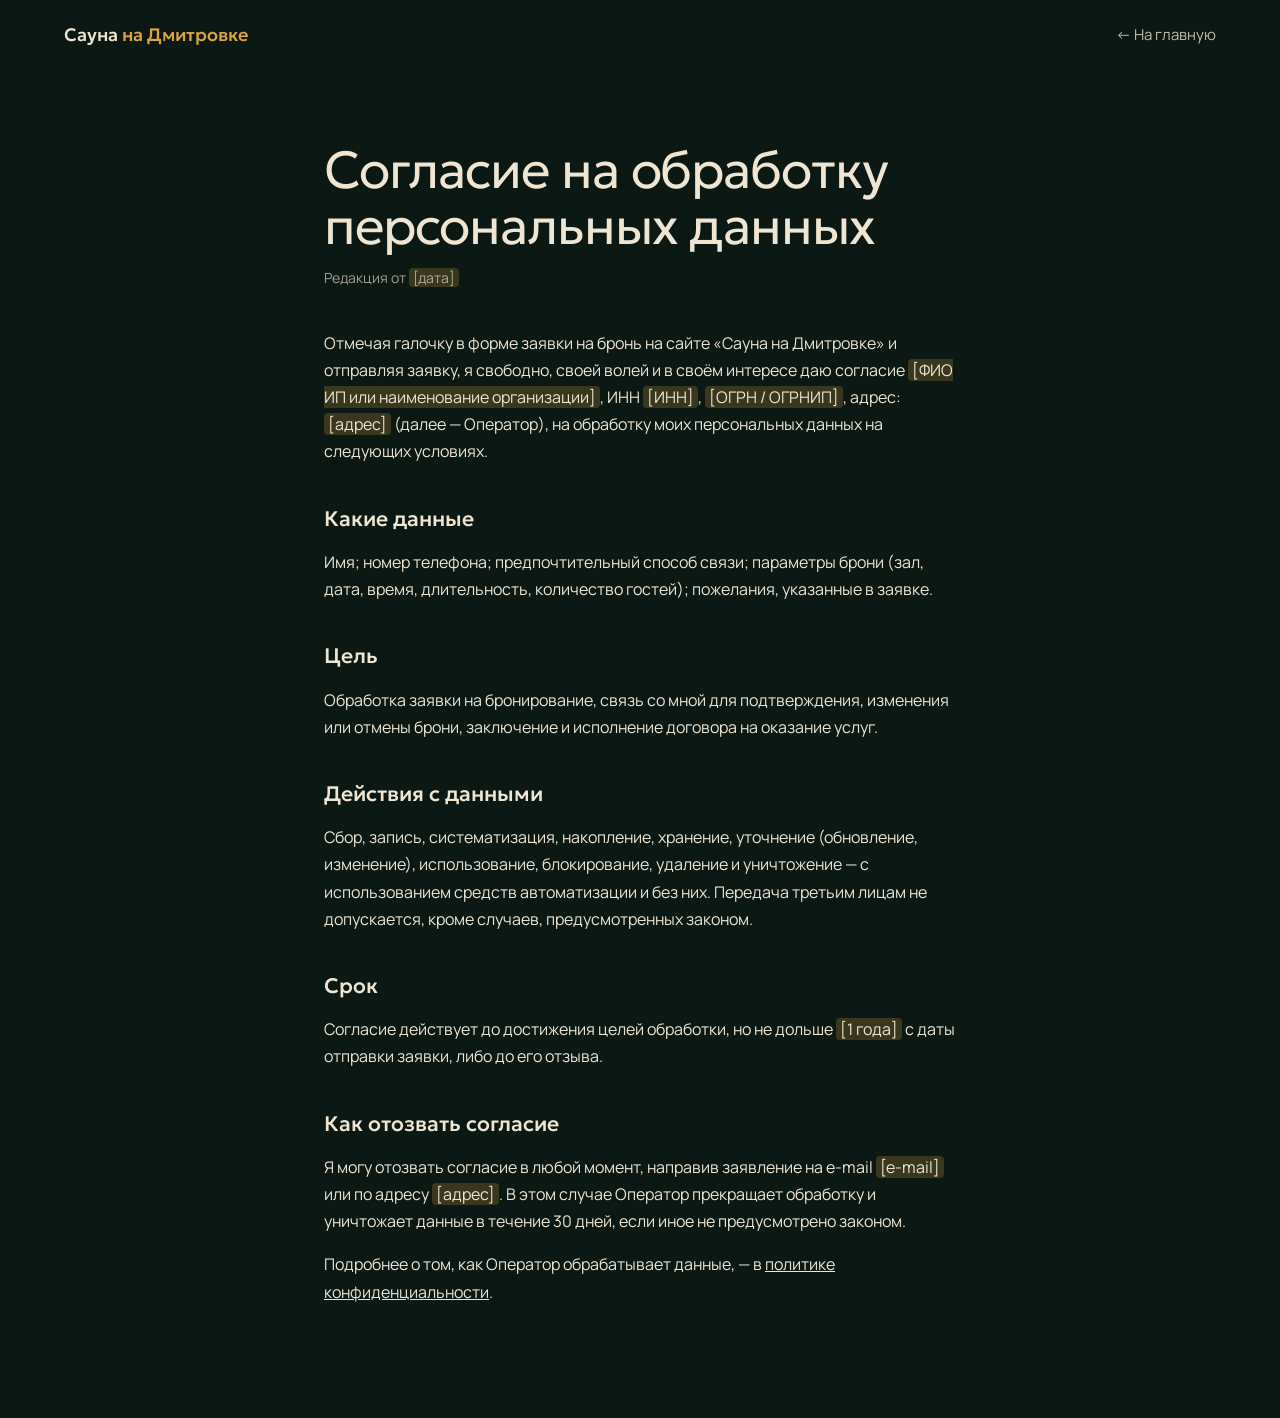
<file: consent.html>
<!DOCTYPE html>
<html lang="ru">
<head>
<meta charset="UTF-8">
<meta name="viewport" content="width=device-width, initial-scale=1">
<meta name="referrer" content="no-referrer">
<title>Согласие на обработку данных — Сауна на Дмитровке</title>
<script>
(function () {
  var t = null;
  try { t = localStorage.getItem('theme'); } catch (e) {}
  document.documentElement.setAttribute('data-theme', t === 'light' ? 'light' : 'dark');
})();
</script>
<link rel="preconnect" href="https://fonts.googleapis.com">
<link rel="preconnect" href="https://fonts.gstatic.com" crossorigin>
<link href="https://fonts.googleapis.com/css2?family=Geologica:wght@300;500&family=Manrope:wght@400;700&display=swap" rel="stylesheet">
<link rel="stylesheet" href="legal.css">
</head>
<body>
<!--
  Перед запуском замените выделенные поля (класс "fill") на данные владельца —
  те же, что в privacy.html.
-->
<header class="top">
  <a class="brand" href="./">Сауна <b>на Дмитровке</b></a>
  <a class="back" href="./">← На главную</a>
</header>

<main>
  <h1>Согласие на обработку персональных данных</h1>
  <p class="meta">Редакция от <span class="fill">[дата]</span></p>

  <p>Отмечая галочку в форме заявки на бронь на сайте «Сауна на Дмитровке» и отправляя заявку, я свободно, своей волей и в своём интересе даю согласие <span class="fill">[ФИО ИП или наименование организации]</span>, ИНН <span class="fill">[ИНН]</span>, <span class="fill">[ОГРН / ОГРНИП]</span>, адрес: <span class="fill">[адрес]</span> (далее — Оператор), на обработку моих персональных данных на следующих условиях.</p>

  <h2>Какие данные</h2>
  <p>Имя; номер телефона; предпочтительный способ связи; параметры брони (зал, дата, время, длительность, количество гостей); пожелания, указанные в заявке.</p>

  <h2>Цель</h2>
  <p>Обработка заявки на бронирование, связь со мной для подтверждения, изменения или отмены брони, заключение и исполнение договора на оказание услуг.</p>

  <h2>Действия с данными</h2>
  <p>Сбор, запись, систематизация, накопление, хранение, уточнение (обновление, изменение), использование, блокирование, удаление и уничтожение — с использованием средств автоматизации и без них. Передача третьим лицам не допускается, кроме случаев, предусмотренных законом.</p>

  <h2>Срок</h2>
  <p>Согласие действует до достижения целей обработки, но не дольше <span class="fill">[1 года]</span> с даты отправки заявки, либо до его отзыва.</p>

  <h2>Как отозвать согласие</h2>
  <p>Я могу отозвать согласие в любой момент, направив заявление на e-mail <span class="fill">[e-mail]</span> или по адресу <span class="fill">[адрес]</span>. В этом случае Оператор прекращает обработку и уничтожает данные в течение 30 дней, если иное не предусмотрено законом.</p>

  <p>Подробнее о том, как Оператор обрабатывает данные, — в <a href="privacy.html">политике конфиденциальности</a>.</p>
</main>
</body>
</html>
</file>
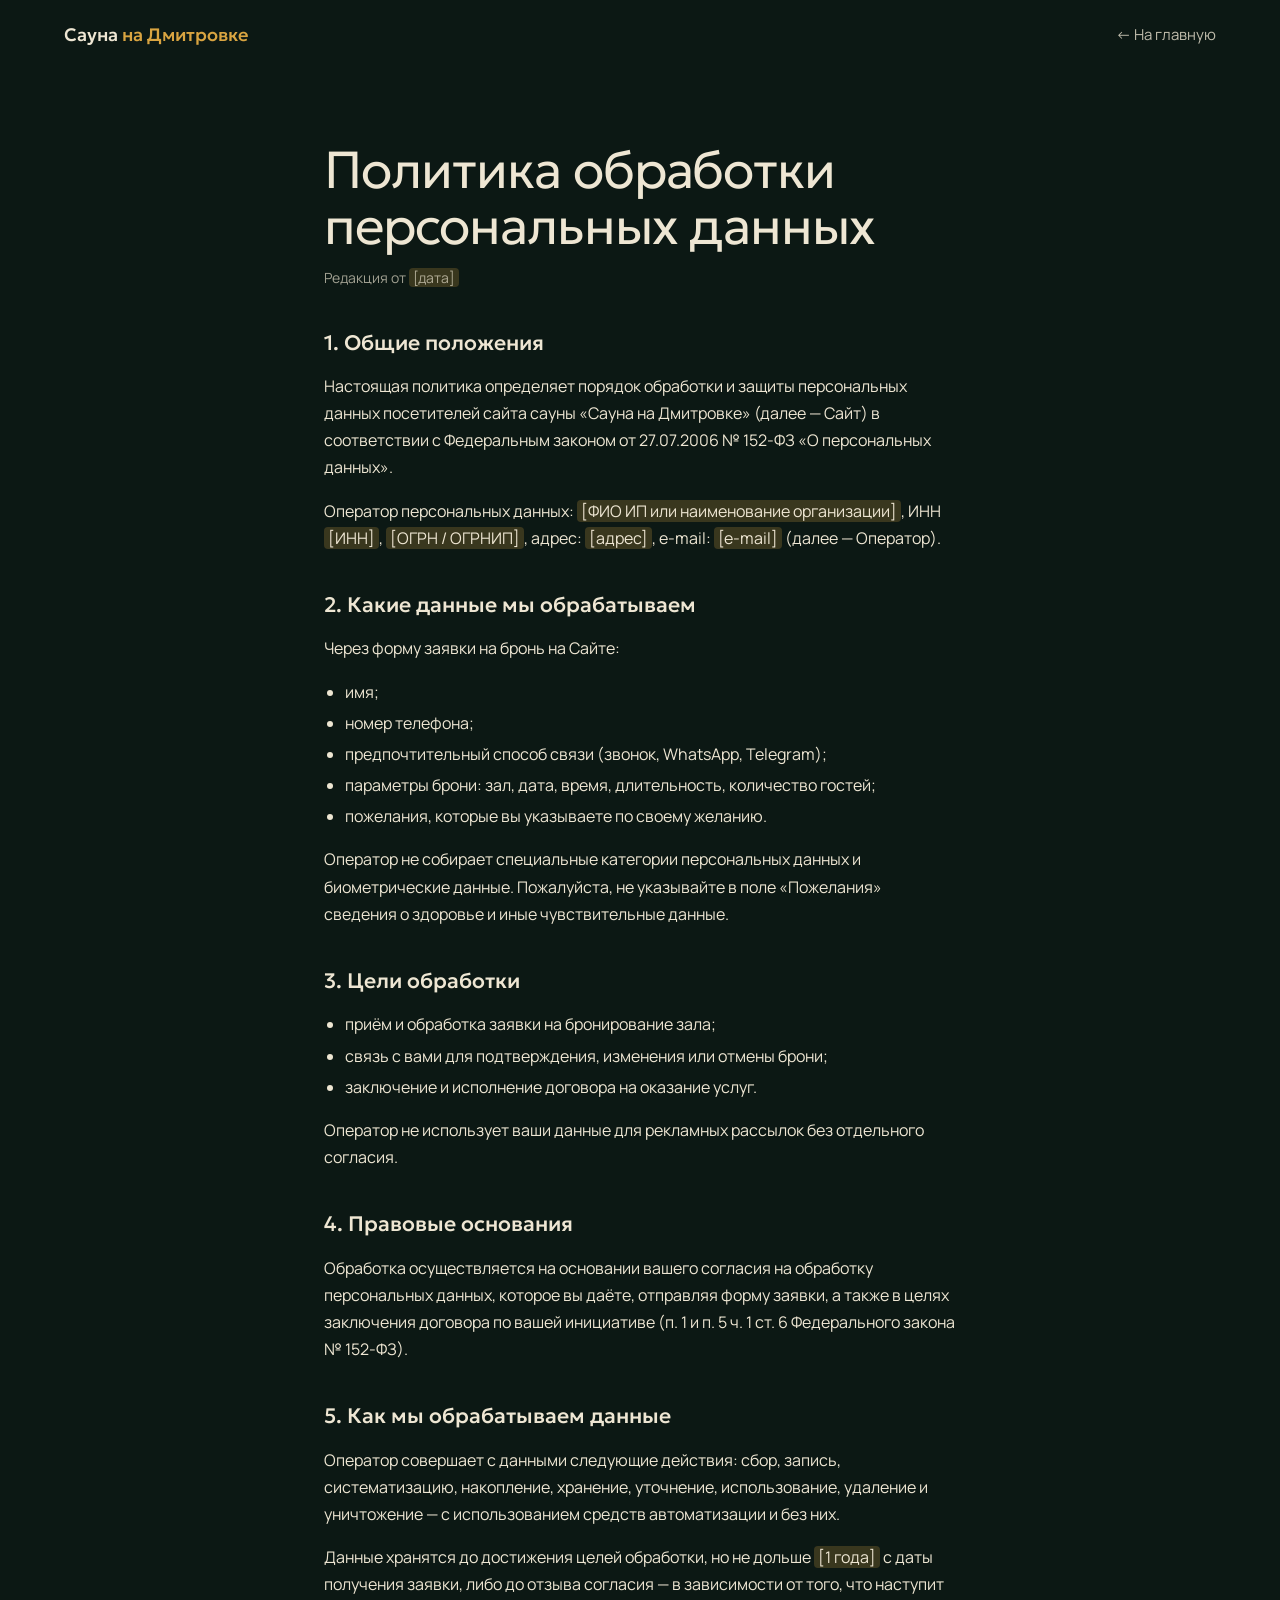
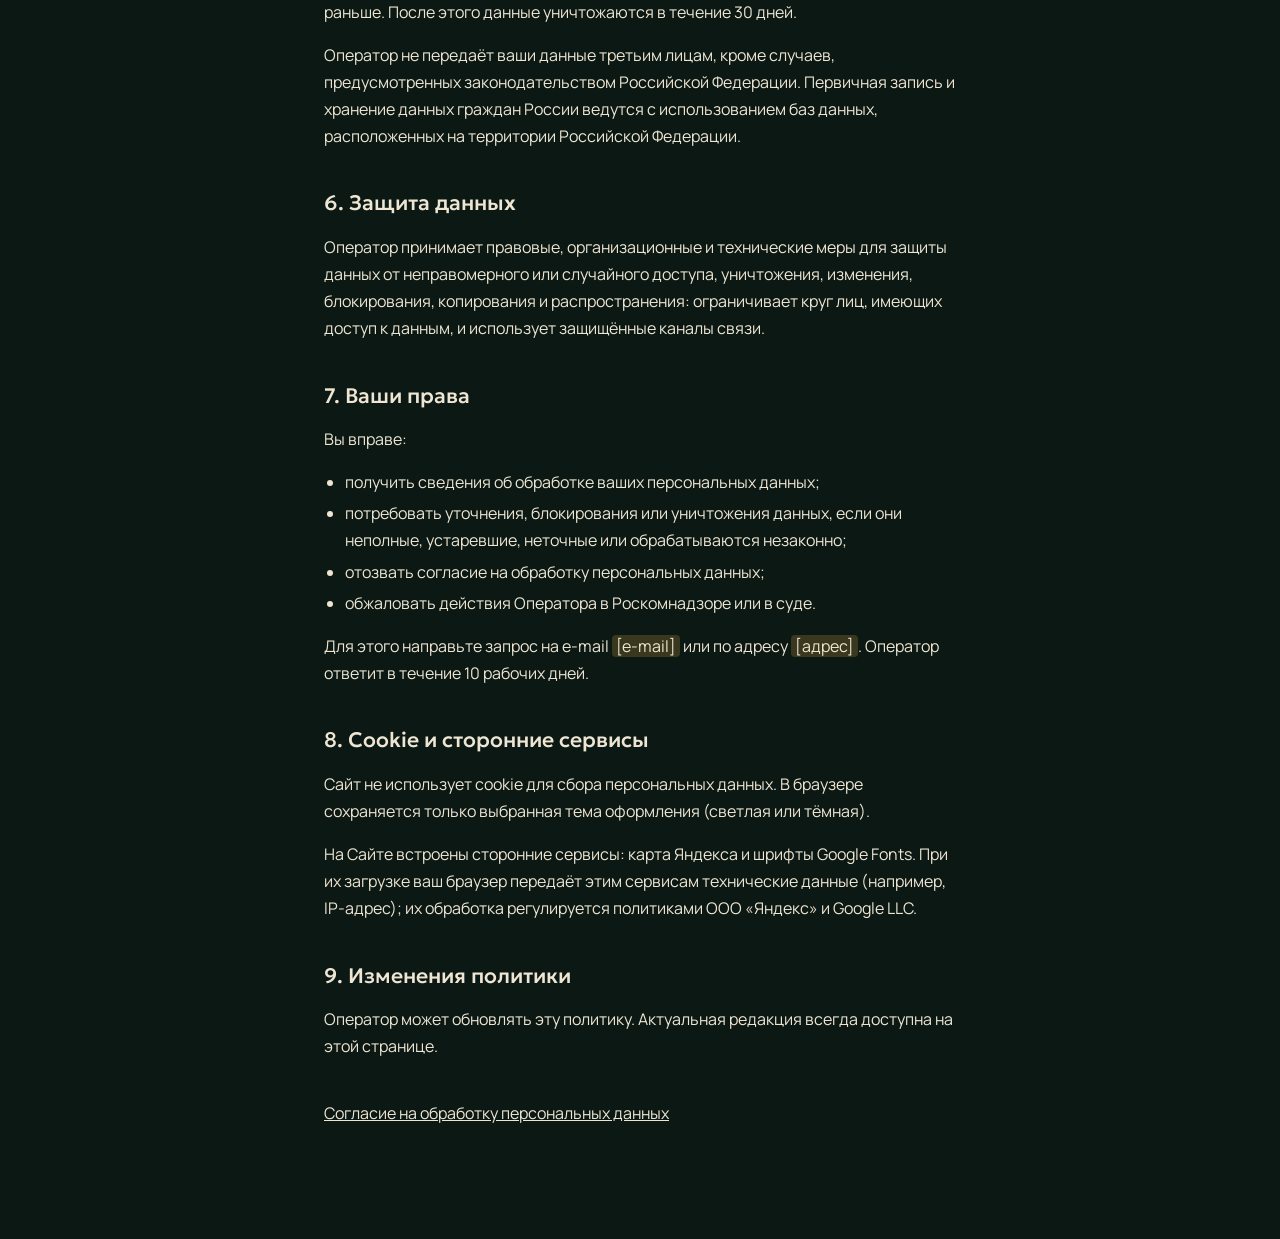
<file: privacy.html>
<!DOCTYPE html>
<html lang="ru">
<head>
<meta charset="UTF-8">
<meta name="viewport" content="width=device-width, initial-scale=1">
<meta name="referrer" content="no-referrer">
<title>Политика конфиденциальности — Сауна на Дмитровке</title>
<script>
(function () {
  var t = null;
  try { t = localStorage.getItem('theme'); } catch (e) {}
  document.documentElement.setAttribute('data-theme', t === 'light' ? 'light' : 'dark');
})();
</script>
<link rel="preconnect" href="https://fonts.googleapis.com">
<link rel="preconnect" href="https://fonts.gstatic.com" crossorigin>
<link href="https://fonts.googleapis.com/css2?family=Geologica:wght@300;500&family=Manrope:wght@400;700&display=swap" rel="stylesheet">
<link rel="stylesheet" href="legal.css">
</head>
<body>
<!--
  Перед запуском замените выделенные поля (класс "fill") на данные владельца:
  ФИО ИП или название организации, ИНН, ОГРН/ОГРНИП, адрес, e-mail и дату.
-->
<header class="top">
  <a class="brand" href="./">Сауна <b>на Дмитровке</b></a>
  <a class="back" href="./">← На главную</a>
</header>

<main>
  <h1>Политика обработки персональных данных</h1>
  <p class="meta">Редакция от <span class="fill">[дата]</span></p>

  <h2>1. Общие положения</h2>
  <p>Настоящая политика определяет порядок обработки и защиты персональных данных посетителей сайта сауны «Сауна на Дмитровке» (далее — Сайт) в соответствии с Федеральным законом от 27.07.2006 № 152-ФЗ «О персональных данных».</p>
  <p>Оператор персональных данных: <span class="fill">[ФИО ИП или наименование организации]</span>, ИНН <span class="fill">[ИНН]</span>, <span class="fill">[ОГРН / ОГРНИП]</span>, адрес: <span class="fill">[адрес]</span>, e-mail: <span class="fill">[e-mail]</span> (далее — Оператор).</p>

  <h2>2. Какие данные мы обрабатываем</h2>
  <p>Через форму заявки на бронь на Сайте:</p>
  <ul>
    <li>имя;</li>
    <li>номер телефона;</li>
    <li>предпочтительный способ связи (звонок, WhatsApp, Telegram);</li>
    <li>параметры брони: зал, дата, время, длительность, количество гостей;</li>
    <li>пожелания, которые вы указываете по своему желанию.</li>
  </ul>
  <p>Оператор не собирает специальные категории персональных данных и биометрические данные. Пожалуйста, не указывайте в поле «Пожелания» сведения о здоровье и иные чувствительные данные.</p>

  <h2>3. Цели обработки</h2>
  <ul>
    <li>приём и обработка заявки на бронирование зала;</li>
    <li>связь с вами для подтверждения, изменения или отмены брони;</li>
    <li>заключение и исполнение договора на оказание услуг.</li>
  </ul>
  <p>Оператор не использует ваши данные для рекламных рассылок без отдельного согласия.</p>

  <h2>4. Правовые основания</h2>
  <p>Обработка осуществляется на основании вашего согласия на обработку персональных данных, которое вы даёте, отправляя форму заявки, а также в целях заключения договора по вашей инициативе (п. 1 и п. 5 ч. 1 ст. 6 Федерального закона № 152-ФЗ).</p>

  <h2>5. Как мы обрабатываем данные</h2>
  <p>Оператор совершает с данными следующие действия: сбор, запись, систематизацию, накопление, хранение, уточнение, использование, удаление и уничтожение — с использованием средств автоматизации и без них.</p>
  <p>Данные хранятся до достижения целей обработки, но не дольше <span class="fill">[1 года]</span> с даты получения заявки, либо до отзыва согласия — в зависимости от того, что наступит раньше. После этого данные уничтожаются в течение 30 дней.</p>
  <p>Оператор не передаёт ваши данные третьим лицам, кроме случаев, предусмотренных законодательством Российской Федерации. Первичная запись и хранение данных граждан России ведутся с использованием баз данных, расположенных на территории Российской Федерации.</p>

  <h2>6. Защита данных</h2>
  <p>Оператор принимает правовые, организационные и технические меры для защиты данных от неправомерного или случайного доступа, уничтожения, изменения, блокирования, копирования и распространения: ограничивает круг лиц, имеющих доступ к данным, и использует защищённые каналы связи.</p>

  <h2>7. Ваши права</h2>
  <p>Вы вправе:</p>
  <ul>
    <li>получить сведения об обработке ваших персональных данных;</li>
    <li>потребовать уточнения, блокирования или уничтожения данных, если они неполные, устаревшие, неточные или обрабатываются незаконно;</li>
    <li>отозвать согласие на обработку персональных данных;</li>
    <li>обжаловать действия Оператора в Роскомнадзоре или в суде.</li>
  </ul>
  <p>Для этого направьте запрос на e-mail <span class="fill">[e-mail]</span> или по адресу <span class="fill">[адрес]</span>. Оператор ответит в течение 10 рабочих дней.</p>

  <h2>8. Cookie и сторонние сервисы</h2>
  <p>Сайт не использует cookie для сбора персональных данных. В браузере сохраняется только выбранная тема оформления (светлая или тёмная).</p>
  <p>На Сайте встроены сторонние сервисы: карта Яндекса и шрифты Google Fonts. При их загрузке ваш браузер передаёт этим сервисам технические данные (например, IP-адрес); их обработка регулируется политиками ООО «Яндекс» и Google LLC.</p>

  <h2>9. Изменения политики</h2>
  <p>Оператор может обновлять эту политику. Актуальная редакция всегда доступна на этой странице.</p>

  <p style="margin-top:40px"><a href="consent.html">Согласие на обработку персональных данных</a></p>
</main>
</body>
</html>
</file>
<file: legal.css>
/* Общие стили страниц с документами (политика, согласие) */
:root {
  --night: #0c1814;
  --deep: #132620;
  --gold: #d9a441;
  --steam: #eee6d3;
  --dim: rgba(238, 230, 211, .66);
  --line: rgba(238, 230, 211, .14);
  --accent: var(--gold);
  --fill: rgba(217, 164, 65, .22);
  --pad: clamp(20px, 5vw, 72px);
  color-scheme: dark;
}
:root[data-theme="light"] {
  --night: #f6f1e6;
  --deep: #ebe3d0;
  --steam: #15251e;
  --dim: rgba(21, 37, 30, .68);
  --line: rgba(21, 37, 30, .14);
  --accent: #8f6210;
  --fill: rgba(217, 164, 65, .35);
  color-scheme: light;
}
* { box-sizing: border-box; }
body { margin: 0; background: var(--night); color: var(--steam); font: 400 16px/1.7 'Manrope', system-ui, sans-serif; -webkit-font-smoothing: antialiased; }
a { color: inherit; }
.top { display: flex; align-items: center; gap: 24px; padding: 22px var(--pad); }
.brand { font: 500 18px/1 'Geologica', sans-serif; text-decoration: none; }
.brand b { color: var(--accent); font-weight: 500; }
.back { margin-left: auto; font-size: 15px; opacity: .8; text-decoration: none; }
.back:hover { opacity: 1; }
main { max-width: 760px; margin: 0 auto; padding: clamp(32px, 6vw, 72px) var(--pad) 96px; }
h1 { margin: 0 0 12px; font: 300 clamp(32px, 4.6vw, 52px)/1.08 'Geologica', sans-serif; letter-spacing: -.02em; }
.meta { margin: 0 0 40px; color: var(--dim); font-size: 14px; }
h2 { margin: 40px 0 12px; font: 500 21px/1.3 'Geologica', sans-serif; }
p, li { color: var(--steam); }
ul, ol { padding-left: 1.3em; }
li + li { margin-top: 4px; }
/* Поля, которые владелец должен заполнить своими данными */
.fill { background: var(--fill); padding: 0 4px; border-radius: 4px; }
.note { margin: 0 0 32px; padding: 14px 18px; border: 1px dashed var(--accent); border-radius: 10px; color: var(--dim); font-size: 14px; }
</file>
